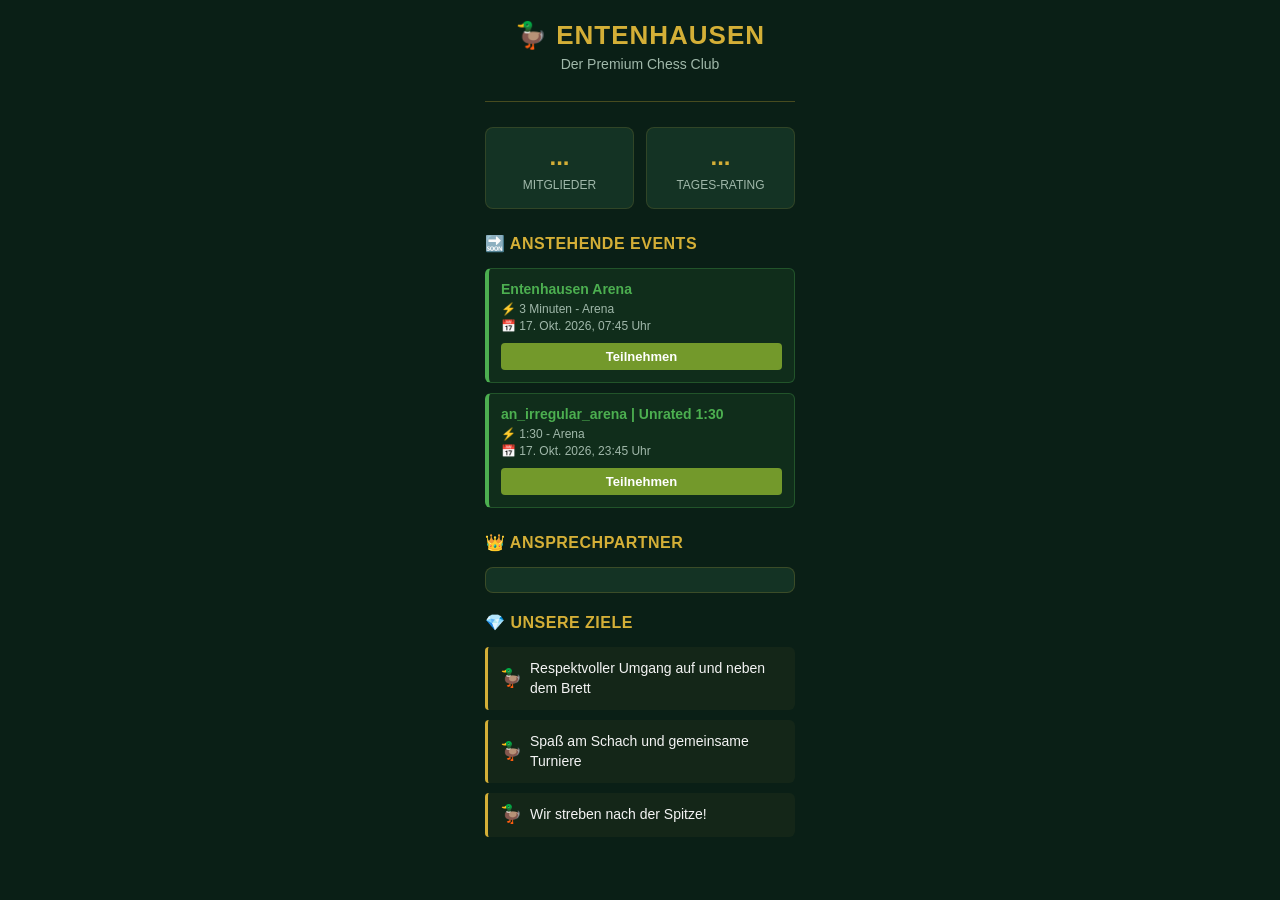
<file: index.html>
<!DOCTYPE html>
<html lang="de">
<head>
    <meta charset="UTF-8">
    <meta name="viewport" content="width=device-width, initial-scale=1.0">
    <title>Entenhausen - Premium Chess Club</title>
    <link rel="stylesheet" href="style.css">
</head>
<body>
    <div class="sidebar-container">
        <!-- Header -->
        <header class="club-header">
            <h1 class="gold-text">🦆 Entenhausen</h1>
            <p class="subtitle">Der Premium Chess Club</p>
        </header>

        <!-- Live Statistiken -->
        <section class="stats-section">
            <div class="stat-box">
                <span class="stat-value" id="member-count">...</span>
                <span class="stat-label">Mitglieder</span>
            </div>
            <div class="stat-box">
                <span class="stat-value" id="daily-rating">...</span>
                <span class="stat-label">Tages-Rating</span>
            </div>
        </section>

        <!-- Bevorstehende Turniere aus Config -->
        <section id="custom-tournaments-section" style="display: none; margin-bottom: 25px;">
            <h2 class="section-title">🔜 Anstehende Events</h2>
            <div id="custom-tournaments-container"></div>
        </section>

        <!-- Ansprechpartner -->
        <section class="admin-section">
            <h2 class="section-title">👑 Ansprechpartner</h2>
            <div id="admin-container" class="admin-card"></div>
        </section>

        <!-- Clubziele -->
        <section class="goals-section">
            <h2 class="section-title">💎 Unsere Ziele</h2>
            <ul id="club-goals" class="goals-list"></ul>
        </section>

        <div id="club-news" class="club-news-banner" style="display: none;"></div>

        <section id="partner-section" class="partner-section" style="display: none;">
            <h2 class="section-title">💬 Community</h2>
            <div id="partner-container" class="partner-links"></div>
        </section>
    </div>
    
    <script>
        const CLUB_SLUG = 'entenhausen'; 

        async function initDashboard() {
            try {
                const timestamp = new Date().getTime();
                
                // Nur noch Mitglieder & Rating laden
                const clubRes = await fetch(`https://api.chess.com/pub/club/${CLUB_SLUG}?v=${timestamp}`);
                if (!clubRes.ok) throw new Error("Club nicht gefunden");
                
                const clubData = await clubRes.json();
                
                document.getElementById('member-count').textContent = clubData.members_count || '0';
                document.getElementById('daily-rating').textContent = clubData.average_daily_rating || '-';
                
            } catch (error) {
                console.error("Daten-Fehler:", error);
            }
        }

        async function loadAdmin() {
            try {
                const res = await fetch('https://api.chess.com/pub/player/kissenschlach');
                if (!res.ok) return;
                const adminData = await res.json();
                
                document.getElementById('admin-container').innerHTML = `
                    <a href="${adminData.url}" target="_blank" class="admin-link">
                        <img src="${adminData.avatar || 'https://www.chess.com/bundles/web/images/user-image.svg'}" alt="Kissenschlach" class="admin-avatar">
                        <div class="admin-info">
                            <span class="admin-name">Kissenschlach</span>
                            <span class="admin-role">Club Leitung</span>
                        </div>
                    </a>
                `;
            } catch (error) {}
        }

        async function loadConfig() {
            try {
                const res = await fetch(`config.json?v=${new Date().getTime()}`);
                const config = await res.json();

                // Manuelle Turniere laden (mit neuem Design)
                const tourneySection = document.getElementById('custom-tournaments-section');
                const tourneyContainer = document.getElementById('custom-tournaments-container');
                
                if (config.upcoming_tournaments && config.upcoming_tournaments.length > 0) {
                    tourneySection.style.display = "block";
                    tourneyContainer.innerHTML = "";
                    config.upcoming_tournaments.forEach(t => {
                        const card = document.createElement('a');
                        card.href = t.url;
                        card.target = "_blank"; 
                        card.className = 'custom-tourney-card';
                        
                        card.innerHTML = `
                            <span class="custom-tourney-title">${t.title}</span>
                            <div class="custom-tourney-details">
                                <span>⚡ ${t.format}</span>
                                <span>📅 ${t.date}</span>
                            </div>
                            <div class="join-button">Teilnehmen</div>
                        `;
                        
                        tourneyContainer.appendChild(card);
                    });
                } else {
                    tourneySection.style.display = "none";
                }

                // Ziele
                const goalsContainer = document.getElementById('club-goals');
                if (config.goals) {
                    goalsContainer.innerHTML = ""; 
                    config.goals.forEach(goal => {
                        const li = document.createElement('li');
                        li.textContent = goal;
                        goalsContainer.appendChild(li);
                    });
                }

            } catch (error) {}
        }

        initDashboard();
        loadAdmin();
        loadConfig();
    </script>
</body>
</html>
</file>
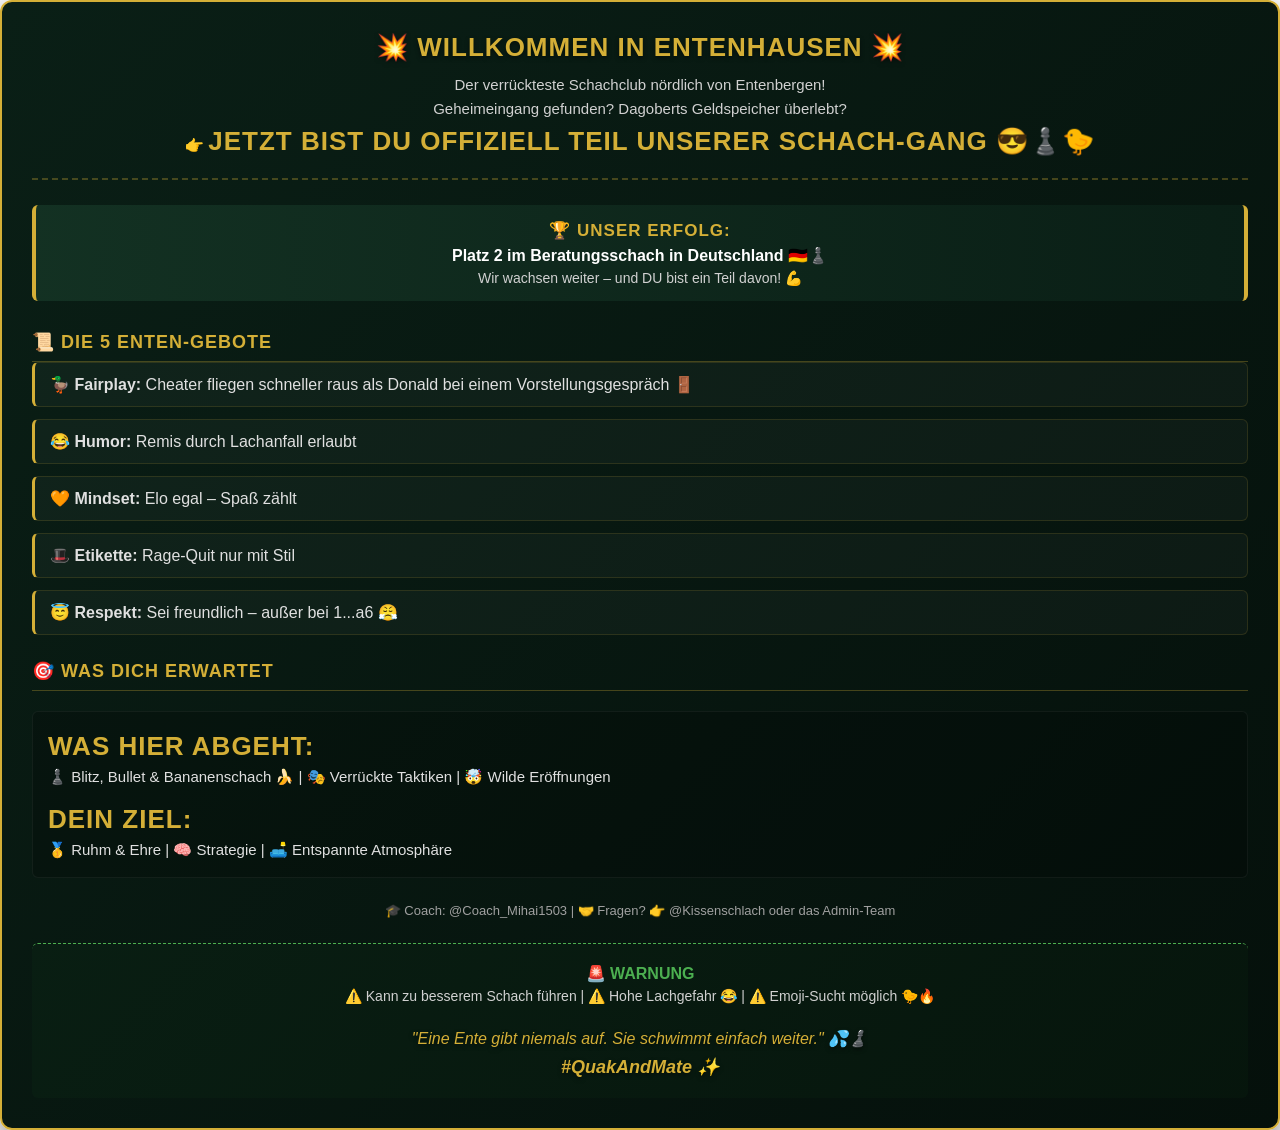
<file: description.html>
<!DOCTYPE html>
<html lang="de">
<head>
    <meta charset="UTF-8">
    <meta name="viewport" content="width=device-width, initial-scale=1.0">
    <title>Entenhausen - Philosophie</title>
    <link rel="stylesheet" href="style.css">
    <style>
        body {
            background-color: transparent;
            margin: 0;
            padding: 0;
        }
        .epic-container {
            background: linear-gradient(135deg, #0a1f16 0%, #05100b 100%);
            border: 2px solid var(--gold);
            border-radius: 12px;
            padding: 30px;
            box-shadow: 0 10px 30px rgba(0, 0, 0, 0.5);
            color: #e0e0e0;
            font-family: -apple-system, BlinkMacSystemFont, "Segoe UI", Roboto, Helvetica, Arial, sans-serif;
            max-width: 100%;
            box-sizing: border-box;
        }
        .epic-header {
            text-align: center;
            border-bottom: 2px dashed rgba(212, 175, 55, 0.3);
            padding-bottom: 15px;
            margin-bottom: 25px;
        }
        .success-box {
            background: linear-gradient(90deg, rgba(20, 51, 36, 0.9), rgba(10, 31, 22, 0.95));
            border-left: 4px solid var(--gold);
            border-right: 4px solid var(--gold);
            padding: 15px;
            border-radius: 6px;
            margin: 20px 0;
            text-align: center;
        }
        .rules-grid {
            display: grid;
            grid-template-columns: 1fr;
            gap: 12px;
            margin-bottom: 25px;
        }
        .rule-card {
            background: rgba(255, 255, 255, 0.03);
            border: 1px solid rgba(212, 175, 55, 0.15);
            padding: 12px 15px;
            border-radius: 6px;
            border-left: 3px solid var(--gold);
            transition: all 0.2s ease;
        }
        .rule-card:hover {
            background: rgba(212, 175, 55, 0.05);
            transform: translateX(3px);
        }
        .info-section {
            background: rgba(0, 0, 0, 0.2);
            padding: 15px;
            border-radius: 6px;
            margin-top: 20px;
            border: 1px solid rgba(255, 255, 255, 0.05);
        }
        .warning-box {
            text-align: center;
            margin-top: 25px;
            padding: 20px;
            border-top: 1px dashed #4CAF50;
            background: rgba(76, 175, 80, 0.03);
            border-radius: 6px;
        }
    </style>
</head>
<body>
    <div class="epic-container">
        
        <div class="epic-header">
            <h2 class="gold-text" style="margin: 0 0 10px 0; font-size: 26px; text-shadow: 0 2px 4px rgba(0,0,0,0.5);">💥 Willkommen in ENTENHAUSEN 💥</h2>
            <p style="color: #d1d1d1; font-size: 15px; margin: 0; line-height: 1.6;">
                Der verrückteste Schachclub nördlich von Entenbergen!<br>
                Geheimeingang gefunden? Dagoberts Geldspeicher überlebt?<br>
                👉 <strong class="gold-text">Jetzt bist du offiziell Teil unserer Schach-Gang 😎♟️🐤</strong>
            </p>
        </div>
        
        <div class="success-box">
            <strong class="gold-text" style="font-size: 17px; display: block; margin-bottom: 5px;">🏆 Unser Erfolg:</strong>
            <span style="color: #fff; font-weight: bold; font-size: 16px;">Platz 2 im Beratungsschach in Deutschland 🇩🇪♟️</span><br>
            <span style="color: #d1d1d1; font-size: 14px; display: block; margin-top: 5px;">Wir wachsen weiter – und DU bist ein Teil davon! 💪</span>
        </div>

        <h3 class="gold-text" style="border-bottom: 1px solid rgba(212, 175, 55, 0.3); padding-bottom: 8px; margin-top: 30px; font-size: 18px;">📜 Die 5 Enten-Gebote</h3>
        <div class="rules-grid">
            <div class="rule-card">🦆 <strong>Fairplay:</strong> Cheater fliegen schneller raus als Donald bei einem Vorstellungsgespräch 🚪</div>
            <div class="rule-card">😂 <strong>Humor:</strong> Remis durch Lachanfall erlaubt</div>
            <div class="rule-card">🧡 <strong>Mindset:</strong> Elo egal – Spaß zählt</div>
            <div class="rule-card">🎩 <strong>Etikette:</strong> Rage-Quit nur mit Stil</div>
            <div class="rule-card">😇 <strong>Respekt:</strong> Sei freundlich – außer bei 1...a6 😤</div>
        </div>

        <h3 class="gold-text" style="border-bottom: 1px solid rgba(212, 175, 55, 0.3); padding-bottom: 8px; font-size: 18px;">🎯 Was dich erwartet</h3>
        <div class="info-section">
            <p style="color: #e0e0e0; font-size: 15px; margin: 0 0 12px 0; line-height: 1.5;">
                <strong class="gold-text">Was hier abgeht:</strong><br>
                ♟️ Blitz, Bullet & Bananenschach 🍌 | 🎭 Verrückte Taktiken | 🤯 Wilde Eröffnungen
            </p>
            <p style="color: #e0e0e0; font-size: 15px; margin: 0; line-height: 1.5;">
                <strong class="gold-text">Dein Ziel:</strong><br>
                🥇 Ruhm & Ehre | 🧠 Strategie | 🛋️ Entspannte Atmosphäre
            </p>
        </div>
        
        <p style="color: #a0a0a0; font-size: 13px; margin-top: 25px; text-align: center;">
            🎓 Coach: @Coach_Mihai1503 | 🤝 Fragen? 👉 @Kissenschlach oder das Admin-Team
        </p>

        <div class="warning-box">
            <p style="color: #4CAF50; font-weight: bold; font-size: 16px; margin: 0 0 5px 0;">🚨 WARNUNG</p>
            <p style="color: #d1d1d1; font-size: 14px; margin: 0;">⚠️ Kann zu besserem Schach führen | ⚠️ Hohe Lachgefahr 😂 | ⚠️ Emoji-Sucht möglich 🐤🔥</p>
            
            <p style="font-size: 16px; color: var(--gold); font-style: italic; margin: 25px 0 0 0; text-shadow: 0 2px 4px rgba(0,0,0,0.5);">
                "Eine Ente gibt niemals auf. Sie schwimmt einfach weiter." 💦♟️<br>
                <strong style="font-size: 18px; display: inline-block; margin-top: 8px;">#QuakAndMate ✨</strong>
            </p>
        </div>
        
    </div>
</body>
</html>
</file>
<file: style.css>
:root {
    --bg-dark: #0a1f16;
    --bg-panel: #143324;
    --gold: #D4AF37;
    --gold-hover: #F3E5AB;
    --text-main: #f4f4f4;
    --text-muted: #a0b8aa;
}

body {
    margin: 0;
    font-family: 'Segoe UI', Tahoma, Geneva, Verdana, sans-serif;
    background-color: var(--bg-dark);
    color: var(--text-main);
}

/* Die Sidebar ist so breit wie die Chess.com Spalte */
/* Die Sidebar gleitet beim Laden sanft ins Bild */
.sidebar-container {
    max-width: 350px;
    margin: 0 auto;
    padding: 20px;
    box-sizing: border-box;
    animation: fadeDown 0.8s ease-out;
}

@keyframes fadeDown {
    from { opacity: 0; transform: translateY(-15px); }
    to { opacity: 1; transform: translateY(0); }
}

/* Der Titel bekommt einen dynamischen, pulsierenden Gold-Schimmer */
.gold-text {
    color: var(--gold);
    margin: 0;
    font-size: 26px;
    text-transform: uppercase;
    letter-spacing: 1px;
    animation: premiumGlow 3.5s ease-in-out infinite alternate;
    transition: transform 0.3s ease;
    cursor: default;
}

/* Leichter Zoom beim Drüberfahren mit der Maus */
.club-header:hover .gold-text {
    transform: scale(1.03); 
}

@keyframes premiumGlow {
    from { 
        text-shadow: 0 0 4px rgba(212, 175, 55, 0.2); 
    }
    to { 
        text-shadow: 0 0 12px rgba(212, 175, 55, 0.7), 0 0 20px rgba(212, 175, 55, 0.3); 
    }
}

.subtitle {
    color: var(--text-muted);
    margin-top: 5px;
    font-size: 14px;
}

.club-header {
    text-align: center;
    margin-bottom: 25px;
    padding-bottom: 15px;
    border-bottom: 1px solid rgba(212, 175, 55, 0.3);
}

.stats-section {
    display: flex;
    gap: 12px;
    margin-bottom: 25px;
}

.stat-box {
    flex: 1;
    background: var(--bg-panel);
    padding: 15px 10px;
    border-radius: 8px;
    text-align: center;
    border: 1px solid rgba(212, 175, 55, 0.15);
    transition: transform 0.3s ease, border-color 0.3s ease;
}

.stat-box:hover {
    transform: translateY(-3px);
    border-color: var(--gold);
}

.stat-value {
    display: block;
    font-size: 24px;
    color: var(--gold);
    font-weight: bold;
    margin-bottom: 4px;
}

.stat-label {
    font-size: 12px;
    color: var(--text-muted);
    text-transform: uppercase;
}

.section-title {
    font-size: 16px;
    color: var(--gold);
    text-transform: uppercase;
    margin-bottom: 15px;
    letter-spacing: 0.5px;
}

.match-card {
    background: var(--bg-panel);
    padding: 12px;
    border-radius: 6px;
    margin-bottom: 10px;
    border-left: 3px solid var(--gold);
    transition: background 0.3s, transform 0.2s;
    cursor: pointer;
}

.match-card:hover {
    background: #1a4331;
    transform: translateX(4px);
}

.match-title {
    font-weight: bold;
    font-size: 14px;
    margin: 0 0 5px 0;
    color: var(--text-main);
}

.match-meta {
    font-size: 12px;
    color: var(--text-muted);
    margin: 0;
}

.partner-btn {
    display: block;
    background: transparent;
    border: 1px solid var(--gold);
    color: var(--gold);
    text-align: center;
    padding: 10px;
    border-radius: 6px;
    text-decoration: none;
    transition: all 0.3s;
    font-weight: bold;
}

.partner-btn:hover {
    background: var(--gold);
    color: var(--bg-dark);
}

.goals-list {
    display: flex;
    flex-direction: column;
    gap: 10px; /* Abstand zwischen den einzelnen Zielen */
    padding: 0;
    margin: 0;
    list-style-type: none;
}

.goals-list li {
    background: rgba(212, 175, 55, 0.05); /* Sehr sanfter goldener Schimmer */
    border-left: 3px solid var(--gold); /* Kräftiger Gold-Akzent links */
    padding: 12px 15px 12px 42px; /* Platz für den Text und die Ente */
    border-radius: 4px 6px 6px 4px;
    font-size: 14px;
    color: var(--text-main);
    position: relative;
    transition: transform 0.2s ease, background 0.3s ease;
    line-height: 1.4;
    font-weight: 500;
}

.goals-list li:hover {
    transform: translateX(4px); /* Bewegt sich beim Hover leicht nach rechts */
    background: rgba(212, 175, 55, 0.12); /* Wird beim Hover etwas heller */
}

.goals-list li::before {
    content: '🦆'; 
    position: absolute;
    left: 12px;
    top: 50%;
    transform: translateY(-50%); /* Zentriert die Ente perfekt vertikal */
    font-size: 18px; /* Ente etwas größer gemacht */
}

/* Ansprechpartner / Admin Karte */
.admin-card {
    background: var(--bg-panel);
    border: 1px solid rgba(212, 175, 55, 0.2);
    border-radius: 8px;
    padding: 12px;
    margin-bottom: 20px;
    transition: transform 0.3s ease, border-color 0.3s ease;
}

.admin-card:hover {
    transform: translateY(-3px);
    border-color: var(--gold);
    background: rgba(212, 175, 55, 0.05);
}

.admin-link {
    display: flex;
    align-items: center;
    text-decoration: none;
    gap: 15px;
}

.admin-avatar {
    width: 50px;
    height: 50px;
    border-radius: 50%;
    border: 2px solid var(--gold);
    object-fit: cover;
}

.admin-info {
    display: flex;
    flex-direction: column;
}

.admin-name {
    color: var(--gold);
    font-weight: bold;
    font-size: 16px;
}

.admin-role {
    color: var(--text-muted);
    font-size: 12px;
    text-transform: uppercase;
    letter-spacing: 0.5px;
}
/* =========================================
   📱 MOBILE OPTIMIERUNG (Für Smartphones)
   ========================================= */
@media (max-width: 380px) {
    .sidebar-container {
        padding: 10px; /* Weniger Außenabstand für mehr Platz in der Mitte */
    }
    
    .gold-text {
        font-size: 22px; /* Titel leicht verkleinern, damit er in eine Zeile passt */
    }
    
    .stats-section {
        flex-direction: column; /* Statistiken untereinander statt nebeneinander */
        gap: 8px;
    }
    
    .stat-box {
        padding: 10px; /* Etwas kompakter */
    }

    .goals-list li {
        font-size: 13px; /* Ziele-Text minimal anpassen */
        padding: 10px 12px 10px 36px; /* Ente und Text rücken etwas näher zusammen */
    }

    .admin-link {
        gap: 10px; /* Bild und Text beim Ansprechpartner rücken etwas zusammen */
    }
}
/* Eigene, anstehende Turniere (wie auf der Event-Seite) */
.custom-tourney-card {
    background: rgba(76, 175, 80, 0.1); 
    border: 1px solid rgba(76, 175, 80, 0.3);
    border-left: 4px solid #4CAF50;
    padding: 12px;
    border-radius: 6px;
    margin-bottom: 10px;
    cursor: pointer;
    transition: all 0.2s;
    text-decoration: none;
    display: flex;
    flex-direction: column;
    gap: 5px;
}

.custom-tourney-card:hover {
    background: rgba(76, 175, 80, 0.2);
    border-color: #4CAF50;
    transform: translateX(4px);
}

.custom-tourney-title {
    color: #4CAF50;
    font-weight: bold;
    margin: 0;
    font-size: 14px;
}

.custom-tourney-details {
    color: var(--text-muted);
    font-size: 12px;
    margin: 0;
    display: flex;
    flex-direction: column;
    gap: 3px;
}

.join-button {
    background: #73992B; /* Das Chess.com Grün */
    color: white;
    text-align: center;
    padding: 6px 0;
    border-radius: 4px;
    font-weight: bold;
    margin-top: 5px;
    font-size: 13px;
}
</file>
